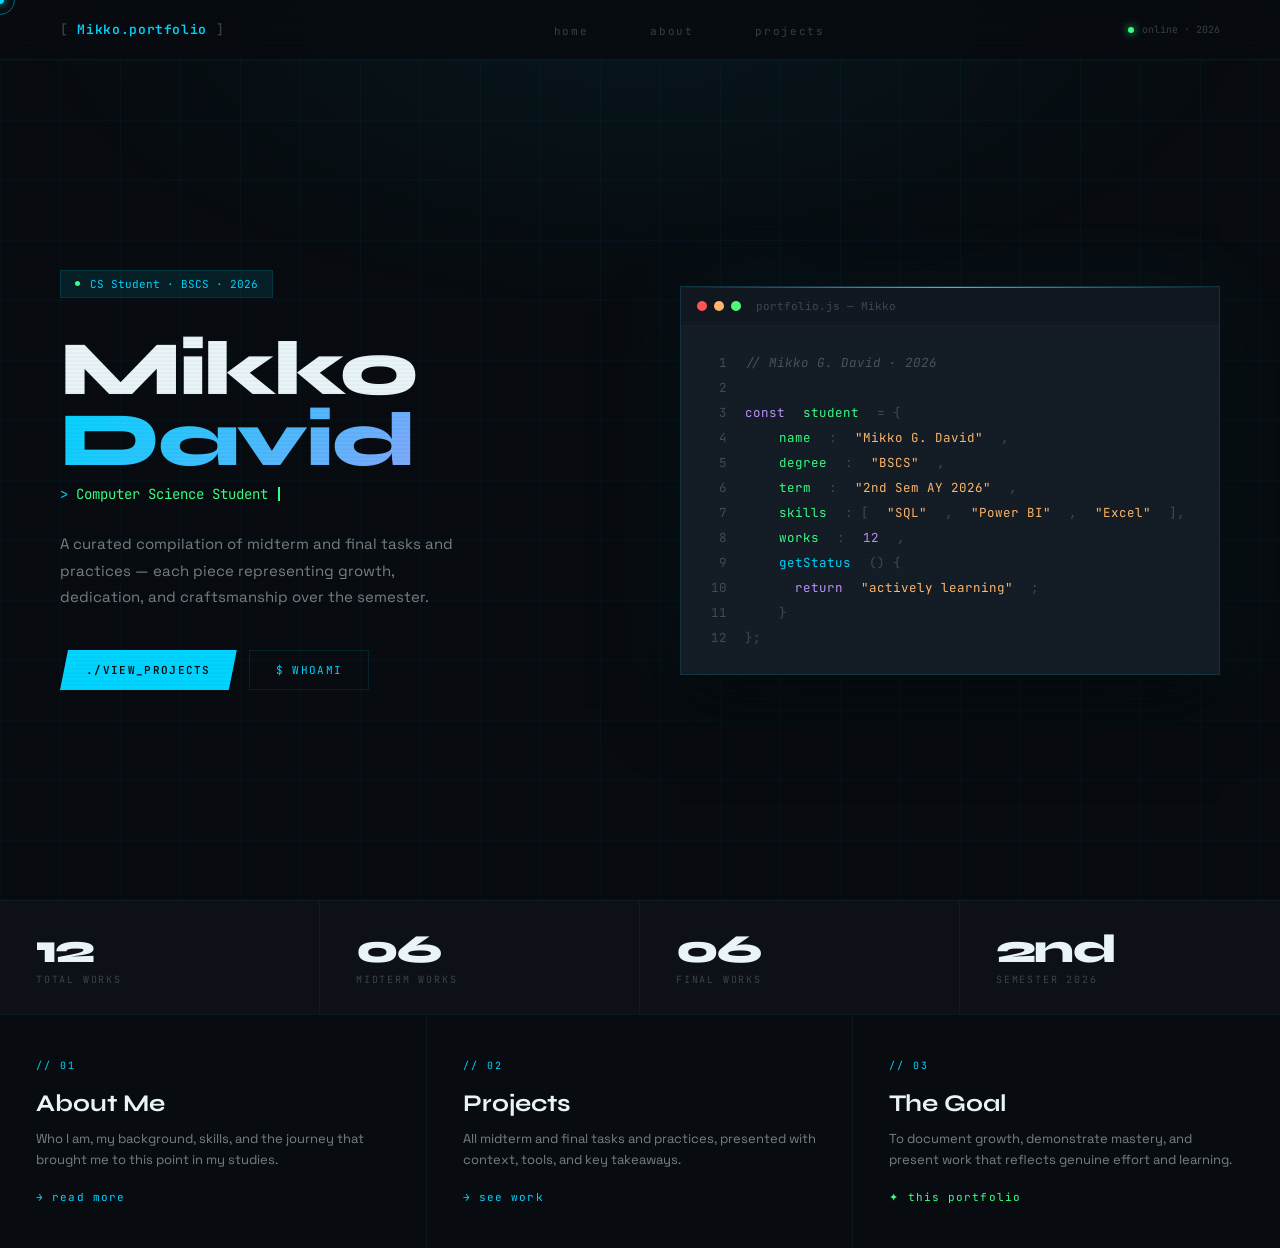
<file: index.html>
<!DOCTYPE html>
<html lang="en">
<head>
<meta charset="UTF-8">
<meta name="viewport" content="width=device-width, initial-scale=1.0">
<title>Mikko G. David · Portfolio</title>
<link href="https://fonts.googleapis.com/css2?family=JetBrains+Mono:ital,wght@0,300;0,400;0,600;0,700;1,300;1,400&family=Space+Grotesk:wght@300;400;500;600;700&family=Syne:wght@400;500;600;700;800&display=swap" rel="stylesheet">
<style>
:root {
  --bg:        #080C10;
  --bg2:       #0D1117;
  --bg3:       #111820;
  --surface:   #141C26;
  --border:    rgba(0,212,255,0.12);
  --border2:   rgba(0,212,255,0.06);
  --cyan:      #00D4FF;
  --cyan-dim:  rgba(0,212,255,0.1);
  --green:     #39FF85;
  --purple:    #BD93F9;
  --orange:    #FFB86C;
  --white:     #E8F4F8;
  --muted:     rgba(232,244,248,0.5);
  --muted2:    rgba(232,244,248,0.22);
  --mono: 'JetBrains Mono', monospace;
  --sans: 'Space Grotesk', sans-serif;
  --display: 'Syne', sans-serif;
}
*{margin:0;padding:0;box-sizing:border-box;}
html{scroll-behavior:smooth;}
body{font-family:var(--sans);background:var(--bg);color:var(--white);overflow-x:hidden;cursor:none;}

/* CURSOR */
.cursor{width:8px;height:8px;background:var(--cyan);border-radius:50%;position:fixed;top:0;left:0;pointer-events:none;z-index:9999;transform:translate(-50%,-50%);mix-blend-mode:screen;box-shadow:0 0 10px var(--cyan);transition:transform .08s;}
.cursor-ring{width:30px;height:30px;border:1px solid rgba(0,212,255,0.45);border-radius:50%;position:fixed;top:0;left:0;pointer-events:none;z-index:9998;transform:translate(-50%,-50%);transition:all .15s ease;}

/* SCANLINES */
body::before{content:'';position:fixed;inset:0;z-index:1000;pointer-events:none;background:repeating-linear-gradient(0deg,transparent,transparent 2px,rgba(0,0,0,0.025) 2px,rgba(0,0,0,0.025) 4px);}

/* GRID BG */
.grid-bg{position:fixed;inset:0;z-index:0;pointer-events:none;}
.grid-bg::before{content:'';position:absolute;inset:0;background-image:linear-gradient(rgba(0,212,255,0.035) 1px,transparent 1px),linear-gradient(90deg,rgba(0,212,255,0.035) 1px,transparent 1px);background-size:60px 60px;}
.grid-bg::after{content:'';position:absolute;inset:0;background:radial-gradient(ellipse 70% 50% at 50% 0%,rgba(0,212,255,0.055) 0%,transparent 70%);}

/* NAV */
nav{position:fixed;top:0;left:0;right:0;z-index:200;padding:0 60px;display:flex;justify-content:space-between;align-items:center;height:60px;border-bottom:1px solid var(--border2);background:rgba(8,12,16,0.88);backdrop-filter:blur(20px);}
.nav-logo{font-family:var(--mono);font-size:13px;font-weight:600;color:var(--cyan);text-decoration:none;cursor:pointer;letter-spacing:.05em;}
.nav-logo .br{color:var(--muted2);}
.nav-links{display:flex;list-style:none;}
.nav-links li a{font-family:var(--mono);font-size:11px;letter-spacing:.15em;color:var(--muted2);text-decoration:none;padding:8px 18px;transition:color .2s;cursor:pointer;position:relative;}
.nav-links li a::before{content:'// ';color:var(--cyan);opacity:0;transition:opacity .2s;}
.nav-links li a:hover,.nav-links li a.active{color:var(--white);}
.nav-links li a:hover::before,.nav-links li a.active::before{opacity:1;}
.nav-status{display:flex;align-items:center;gap:8px;font-family:var(--mono);font-size:10px;color:var(--muted2);}
.status-dot{width:6px;height:6px;border-radius:50%;background:var(--green);box-shadow:0 0 8px var(--green);animation:pulse 2s infinite;}
@keyframes pulse{0%,100%{opacity:1;}50%{opacity:.35;}}

/* PAGES */
.page{display:none;min-height:100vh;position:relative;z-index:1;}
.page.active{display:block;}

/* ══════ LANDING ══════ */
#page-landing{padding-top:60px;}
.land-main{min-height:calc(100vh - 60px);display:grid;grid-template-columns:1fr 1fr;align-items:center;padding:80px 60px;gap:80px;position:relative;}

.land-tag{display:inline-flex;align-items:center;gap:10px;font-family:var(--mono);font-size:11px;color:var(--cyan);border:1px solid var(--border);padding:6px 14px;margin-bottom:36px;background:var(--cyan-dim);}
.tag-dot{width:5px;height:5px;border-radius:50%;background:var(--green);animation:pulse 2s infinite;}
.land-title{font-family:var(--display);font-size:clamp(44px,6vw,80px);font-weight:800;line-height:.92;letter-spacing:-.03em;color:var(--white);margin-bottom:10px;}
.land-title .grd{display:block;background:linear-gradient(135deg,var(--cyan) 0%,var(--purple) 100%);-webkit-background-clip:text;-webkit-text-fill-color:transparent;background-clip:text;}
.land-role{font-family:var(--mono);font-size:14px;color:var(--green);margin-bottom:28px;display:flex;align-items:center;gap:8px;}
.land-role::before{content:'> ';color:var(--cyan);}
.blink{display:inline-block;width:2px;height:14px;background:var(--green);margin-left:2px;vertical-align:middle;animation:blink 1s step-end infinite;}
@keyframes blink{0%,100%{opacity:1;}50%{opacity:0;}}
.land-desc{font-size:15px;color:var(--muted);line-height:1.75;max-width:420px;margin-bottom:40px;}
.land-btns{display:flex;gap:12px;flex-wrap:wrap;}
.btn-p{display:inline-flex;align-items:center;gap:8px;font-family:var(--mono);font-size:11px;font-weight:600;letter-spacing:.12em;text-transform:uppercase;padding:13px 26px;background:var(--cyan);color:var(--bg);border:none;cursor:pointer;transition:all .25s;clip-path:polygon(8px 0%,100% 0%,calc(100% - 8px) 100%,0% 100%);}
.btn-p:hover{background:var(--white);transform:translateY(-2px);}
.btn-s{display:inline-flex;align-items:center;gap:8px;font-family:var(--mono);font-size:11px;letter-spacing:.12em;text-transform:uppercase;padding:12px 26px;background:transparent;color:var(--cyan);border:1px solid var(--border);cursor:pointer;transition:all .25s;}
.btn-s:hover{border-color:var(--cyan);background:var(--cyan-dim);}

/* CODE WINDOW */
.land-right{position:relative;z-index:2;}
.cw{background:var(--surface);border:1px solid var(--border);box-shadow:0 0 80px rgba(0,212,255,0.05),0 32px 64px rgba(0,0,0,0.5);position:relative;overflow:hidden;}
.cw::before{content:'';position:absolute;top:0;left:0;right:0;height:1px;background:linear-gradient(90deg,transparent,var(--cyan),transparent);animation:glow 3s ease-in-out infinite;}
@keyframes glow{0%,100%{opacity:0;}50%{opacity:1;}}
.cw-tb{background:var(--bg3);padding:12px 16px;display:flex;align-items:center;gap:7px;border-bottom:1px solid var(--border2);}
.cw-d{width:10px;height:10px;border-radius:50%;}
.cw-d.r{background:#FF5555;}.cw-d.y{background:#FFB86C;}.cw-d.g{background:#50FA7B;}
.cw-fname{font-family:var(--mono);font-size:11px;color:var(--muted2);margin-left:8px;}
.cw-body{padding:24px;font-family:var(--mono);font-size:12.5px;line-height:2;}
.ln{display:flex;gap:18px;}
.lnum{color:var(--muted2);width:22px;text-align:right;flex-shrink:0;user-select:none;}
.kw{color:var(--purple);}.fn{color:var(--cyan);}.str{color:var(--orange);}.cm{color:rgba(232,244,248,0.25);font-style:italic;}.prop{color:var(--green);}.punc{color:var(--muted2);}

/* STATS */
.land-stats{border-top:1px solid var(--border2);display:grid;grid-template-columns:repeat(4,1fr);background:var(--bg2);}
.stat{padding:28px 36px;border-right:1px solid var(--border2);position:relative;overflow:hidden;}
.stat:last-child{border-right:none;}
.stat::before{content:'';position:absolute;top:0;left:0;right:0;height:2px;background:var(--cyan);transform:scaleX(0);transform-origin:left;transition:transform .4s;}
.stat:hover::before{transform:scaleX(1);}
.stat-n{font-family:var(--display);font-size:40px;font-weight:800;color:var(--white);line-height:1;margin-bottom:4px;letter-spacing:-.04em;}
.stat-l{font-family:var(--mono);font-size:10px;color:var(--muted2);letter-spacing:.18em;text-transform:uppercase;}

/* PANELS */
.land-panels{display:grid;grid-template-columns:repeat(3,1fr);border-top:1px solid var(--border2);}
.panel{padding:44px 36px;border-right:1px solid var(--border2);cursor:pointer;position:relative;overflow:hidden;background:var(--bg);transition:background .3s;}
.panel:last-child{border-right:none;}
.panel:hover{background:var(--surface);}
.panel::after{content:'';position:absolute;bottom:0;left:0;right:0;height:1px;background:linear-gradient(90deg,transparent,var(--cyan),transparent);opacity:0;transition:opacity .3s;}
.panel:hover::after{opacity:1;}
.panel-idx{font-family:var(--mono);font-size:10px;color:var(--cyan);letter-spacing:.2em;margin-bottom:18px;}
.panel-ttl{font-family:var(--display);font-size:24px;font-weight:700;color:var(--white);line-height:1.15;margin-bottom:10px;}
.panel-dsc{font-size:13px;color:var(--muted);line-height:1.65;}
.panel-arr{font-family:var(--mono);font-size:11px;color:var(--cyan);margin-top:20px;display:flex;align-items:center;gap:6px;letter-spacing:.1em;transition:gap .2s;}
.panel:hover .panel-arr{gap:12px;}

/* ══════ ABOUT ══════ */
#page-about{padding-top:60px;}
.ab-hero{padding:72px 60px;display:grid;grid-template-columns:1fr 1fr;gap:72px;align-items:start;border-bottom:1px solid var(--border2);background:var(--bg2);}
.ab-eyebrow{font-family:var(--mono);font-size:11px;color:var(--cyan);letter-spacing:.25em;text-transform:uppercase;margin-bottom:18px;display:flex;align-items:center;gap:12px;}
.ab-eyebrow::before{content:'';width:24px;height:1px;background:var(--cyan);}
.ab-name{font-family:var(--display);font-size:clamp(34px,4.5vw,56px);font-weight:800;line-height:.95;letter-spacing:-.03em;color:var(--white);margin-bottom:8px;}
.ab-name span{display:block;background:linear-gradient(135deg,var(--cyan),var(--purple));-webkit-background-clip:text;-webkit-text-fill-color:transparent;background-clip:text;}
.ab-role{font-family:var(--mono);font-size:13px;color:var(--green);margin-bottom:28px;}
.ab-p{font-size:15px;color:var(--muted);line-height:1.78;margin-bottom:14px;}
.ab-terminal{background:var(--surface);border:1px solid var(--border);}
.ab-tb{background:var(--bg3);padding:12px 16px;display:flex;align-items:center;gap:7px;border-bottom:1px solid var(--border2);}
.ab-tname{font-family:var(--mono);font-size:11px;color:var(--muted2);margin-left:8px;}
.ab-tbody{padding:24px;font-family:var(--mono);font-size:13px;line-height:2.1;}
.t-prompt{color:var(--green);}.t-cmd{color:var(--cyan);}.t-out{display:block;color:var(--muted);}.t-k{color:var(--purple);}.t-v{color:var(--orange);}
.ab-photo-wrap{position:relative;border:1px solid var(--border);overflow:hidden;margin-bottom:20px;}
.ab-photo-wrap img{width:100%;display:block;filter:saturate(.75) brightness(.85);}
.ab-photo-ov{position:absolute;inset:0;background:linear-gradient(180deg,transparent 55%,rgba(8,12,16,.85));pointer-events:none;}

.ab-skills{padding:56px 60px;border-bottom:1px solid var(--border2);}
.sec-hdr{display:flex;align-items:center;gap:20px;margin-bottom:40px;}
.sec-hdr h2{font-family:var(--display);font-size:30px;font-weight:700;color:var(--white);}
.sec-hdr::after{content:'';flex:1;height:1px;background:var(--border);}
.sec-tag{font-family:var(--mono);font-size:10px;color:var(--cyan);letter-spacing:.2em;text-transform:uppercase;}
.skills-grid{display:grid;grid-template-columns:1fr 1fr;gap:14px;}
.sk-card{background:var(--surface);border:1px solid var(--border2);padding:18px 22px;position:relative;overflow:hidden;transition:border-color .25s;}
.sk-card:hover{border-color:var(--border);}
.sk-card::before{content:'';position:absolute;top:0;left:0;bottom:0;width:2px;background:linear-gradient(180deg,var(--cyan),var(--purple));}
.sk-name{font-family:var(--mono);font-size:12px;color:var(--white);margin-bottom:10px;font-weight:600;}
.sk-bar{height:2px;background:rgba(255,255,255,0.06);position:relative;}
.sk-fill{position:absolute;top:0;left:0;height:100%;background:linear-gradient(90deg,var(--cyan),var(--purple));}
.sk-pct{font-family:var(--mono);font-size:10px;color:var(--cyan);margin-top:7px;}

/* ══════ PROJECTS ══════ */
#page-projects{padding-top:60px;}
.pr-hero{padding:72px 60px 52px;background:var(--bg2);border-bottom:1px solid var(--border2);position:relative;overflow:hidden;}
.pr-hero-bgtxt{position:absolute;right:-20px;bottom:-20px;font-family:var(--display);font-weight:800;font-size:clamp(100px,14vw,180px);color:rgba(0,212,255,0.025);line-height:1;user-select:none;letter-spacing:-.04em;}
.pr-hero-inner{display:flex;justify-content:space-between;align-items:flex-end;position:relative;z-index:2;}
.pr-ey{font-family:var(--mono);font-size:11px;color:var(--cyan);letter-spacing:.25em;text-transform:uppercase;margin-bottom:18px;display:flex;align-items:center;gap:10px;}
.pr-ey::before{content:'//';color:var(--muted2);}
.pr-h1{font-family:var(--display);font-size:clamp(44px,7vw,84px);font-weight:800;line-height:.9;letter-spacing:-.03em;color:var(--white);}
.pr-h1 em{font-style:normal;background:linear-gradient(135deg,var(--cyan),var(--purple));-webkit-background-clip:text;-webkit-text-fill-color:transparent;background-clip:text;display:block;}
.pr-cw{text-align:right;}
.pr-total{font-family:var(--display);font-size:80px;font-weight:800;color:rgba(0,212,255,0.08);line-height:1;letter-spacing:-.06em;}
.pr-tlbl{font-family:var(--mono);font-size:10px;color:var(--muted2);letter-spacing:.2em;text-transform:uppercase;}

/* Filter */
.pr-filter{background:var(--bg);padding:0 60px;display:flex;overflow-x:auto;border-bottom:1px solid var(--border2);}
.f-btn{font-family:var(--mono);font-size:11px;letter-spacing:.14em;text-transform:uppercase;color:var(--muted2);padding:17px 18px;border:none;background:none;cursor:pointer;border-bottom:1px solid transparent;margin-bottom:-1px;transition:all .2s;white-space:nowrap;}
.f-btn:hover{color:var(--white);}
.f-btn.active{color:var(--cyan);border-bottom-color:var(--cyan);}
.f-btn.fg.active{color:var(--green);border-bottom-color:var(--green);}

/* Grid */
.pr-body{padding:44px 60px 72px;}
.pr-grid{display:grid;grid-template-columns:repeat(3,1fr);gap:18px;}

.sec-div{grid-column:1/-1;display:flex;align-items:center;gap:14px;margin:16px 0 6px;}
.sec-div .dl{font-family:var(--mono);font-size:10px;letter-spacing:.25em;text-transform:uppercase;white-space:nowrap;}
.sec-div .dl.m{color:var(--cyan);}.sec-div .dl.f{color:var(--green);}
.sec-div::after{content:'';flex:1;height:1px;}
.sec-div.md::after{background:rgba(0,212,255,0.14);}.sec-div.fd::after{background:rgba(57,255,133,0.14);}

/* Card */
.pr-card{background:var(--surface);border:1px solid var(--border2);cursor:pointer;overflow:hidden;transition:all .3s cubic-bezier(.25,.46,.45,.94);position:relative;}
.pr-card::before{content:'';position:absolute;top:0;left:0;right:0;height:1px;background:linear-gradient(90deg,transparent,var(--cyan),transparent);opacity:0;transition:opacity .3s;z-index:2;}
.pr-card:hover{border-color:var(--border);transform:translateY(-4px);box-shadow:0 20px 60px rgba(0,0,0,0.4),0 0 40px rgba(0,212,255,0.04);}
.pr-card:hover::before{opacity:1;}
.pr-card.fc::before{background:linear-gradient(90deg,transparent,var(--green),transparent);}
.pr-card-img{position:relative;height:196px;overflow:hidden;}
.pr-card-img img{width:100%;height:100%;object-fit:cover;display:block;filter:saturate(.65) brightness(.75);transition:all .5s;}
.pr-card:hover .pr-card-img img{filter:saturate(1) brightness(.9);transform:scale(1.04);}
.pr-card-ph{width:100%;height:100%;display:flex;flex-direction:column;align-items:center;justify-content:center;gap:10px;font-family:var(--mono);}
.ph-i{font-size:26px;opacity:.3;}.ph-t{font-size:9px;letter-spacing:.15em;color:var(--muted2);text-transform:uppercase;}
.pr-badge{position:absolute;top:11px;right:11px;z-index:3;font-family:var(--mono);font-size:9px;letter-spacing:.12em;text-transform:uppercase;padding:4px 9px;}
.bmt{background:rgba(0,212,255,0.12);color:var(--cyan);border:1px solid rgba(0,212,255,0.28);}
.bmp{background:rgba(189,147,249,0.12);color:var(--purple);border:1px solid rgba(189,147,249,0.28);}
.bft{background:rgba(57,255,133,0.1);color:var(--green);border:1px solid rgba(57,255,133,0.28);}
.bfp{background:rgba(57,255,133,0.07);color:var(--green);border:1px solid rgba(57,255,133,0.2);}
.pr-card-body{padding:20px 22px;}
.pr-card-num{font-family:var(--mono);font-size:10px;letter-spacing:.18em;text-transform:uppercase;margin-bottom:7px;}
.pr-card-num.m{color:var(--cyan);}.pr-card-num.f{color:var(--green);}
.pr-card-ttl{font-family:var(--display);font-size:16px;font-weight:700;color:var(--white);line-height:1.25;margin-bottom:7px;}
.pr-card-dsc{font-size:12px;color:var(--muted);line-height:1.6;margin-bottom:14px;display:-webkit-box;-webkit-line-clamp:2;-webkit-box-orient:vertical;overflow:hidden;}
.pr-card-foot{display:flex;justify-content:space-between;align-items:center;padding-top:12px;border-top:1px solid var(--border2);}
.pr-link{font-family:var(--mono);font-size:10px;letter-spacing:.1em;text-decoration:none;display:inline-flex;align-items:center;gap:5px;transition:color .2s;}
.pr-link.m{color:var(--cyan);}.pr-link.m:hover{color:var(--white);}
.pr-link.f{color:var(--green);}.pr-link.f:hover{color:var(--white);}
.pr-link svg{width:11px;height:11px;flex-shrink:0;}
.pr-arr{font-family:var(--mono);font-size:13px;transition:transform .2s;}
.pr-arr.m{color:var(--cyan);}.pr-arr.f{color:var(--green);}
.pr-card:hover .pr-arr{transform:translateX(4px);}

/* Modal */
.modal-overlay{display:none;position:fixed;inset:0;z-index:500;background:rgba(8,12,16,0.92);backdrop-filter:blur(8px);align-items:center;justify-content:center;padding:40px;}
.modal-overlay.open{display:flex;}
.modal{background:var(--surface);border:1px solid var(--border);max-width:700px;width:100%;max-height:90vh;overflow-y:auto;position:relative;box-shadow:0 0 100px rgba(0,212,255,0.08),0 40px 80px rgba(0,0,0,0.6);}
.modal::before{content:'';position:absolute;top:0;left:0;right:0;height:1px;background:linear-gradient(90deg,transparent,var(--cyan),transparent);}
.modal-img{width:100%;height:260px;object-fit:cover;display:block;filter:saturate(.65) brightness(.75);}
.modal-img-ph{width:100%;height:260px;display:flex;align-items:center;justify-content:center;font-size:44px;opacity:.2;}
.modal-body{padding:36px;}
.modal-type{font-family:var(--mono);font-size:10px;letter-spacing:.25em;text-transform:uppercase;margin-bottom:10px;}
.modal-type.m{color:var(--cyan);}.modal-type.f{color:var(--green);}
.modal-ttl{font-family:var(--display);font-size:clamp(20px,3vw,30px);font-weight:700;color:var(--white);line-height:1.15;margin-bottom:14px;}
.modal-dsc{font-size:15px;color:var(--muted);line-height:1.78;margin-bottom:24px;}
.modal-btn{display:inline-flex;align-items:center;gap:9px;font-family:var(--mono);font-size:11px;letter-spacing:.12em;text-transform:uppercase;padding:12px 26px;text-decoration:none;transition:all .25s;border:none;cursor:pointer;clip-path:polygon(6px 0%,100% 0%,calc(100% - 6px) 100%,0% 100%);}
.modal-btn.m{background:var(--cyan);color:var(--bg);}.modal-btn.m:hover{background:var(--white);}
.modal-btn.f{background:var(--green);color:var(--bg);}.modal-btn.f:hover{background:var(--white);}
.modal-btn svg{width:12px;height:12px;}
.modal-close{position:absolute;top:14px;right:14px;background:var(--bg3);color:var(--muted);border:1px solid var(--border2);width:30px;height:30px;font-size:15px;cursor:pointer;display:flex;align-items:center;justify-content:center;transition:all .2s;}
.modal-close:hover{border-color:var(--cyan);color:var(--white);}

/* FOOTER */
.pr-footer{background:var(--bg2);padding:44px 60px;display:flex;justify-content:space-between;align-items:center;flex-wrap:wrap;gap:20px;border-top:1px solid var(--border2);}
.pf-name{font-family:var(--display);font-size:26px;font-weight:700;color:var(--white);}
.pf-name span{color:var(--cyan);}
.pf-sub{font-family:var(--mono);font-size:10px;color:var(--muted2);letter-spacing:.2em;margin-top:4px;}
.pf-links{display:flex;gap:16px;flex-wrap:wrap;}
.pf-links a{font-family:var(--mono);font-size:10px;letter-spacing:.14em;text-transform:uppercase;color:var(--muted2);text-decoration:none;transition:color .2s;}
.pf-links a:hover{color:var(--cyan);}

/* RESPONSIVE */
@media(max-width:960px){
  nav{padding:0 24px;}
  .nav-status{display:none;}
  .land-main{grid-template-columns:1fr;padding:56px 24px;gap:40px;}
  .land-right{display:none;}
  .land-stats{grid-template-columns:1fr 1fr;}
  .land-panels{grid-template-columns:1fr;}
  .panel{border-right:none;border-bottom:1px solid var(--border2);}
  .ab-hero{grid-template-columns:1fr;padding:48px 24px;gap:36px;}
  .ab-skills{padding:44px 24px;}
  .skills-grid{grid-template-columns:1fr;}
  .pr-hero{padding:56px 24px 40px;}
  .pr-filter{padding:0 24px;}
  .pr-body{padding:30px 24px 56px;}
  .pr-grid{grid-template-columns:1fr;}
  .pr-footer{padding:36px 24px;}
}
</style>
</head>
<body>

<div class="cursor" id="cursor"></div>
<div class="cursor-ring" id="cursor-ring"></div>
<div class="grid-bg"></div>

<!-- NAV -->
<nav id="navbar">
  <a class="nav-logo" onclick="goTo('landing')"><span class="br">[</span> Mikko.portfolio <span class="br">]</span></a>
  <ul class="nav-links">
    <li><a onclick="goTo('landing')" id="nl">home</a></li>
    <li><a onclick="goTo('about')"   id="na">about</a></li>
    <li><a onclick="goTo('projects')" id="np">projects</a></li>
  </ul>
  <div class="nav-status"><div class="status-dot"></div><span>online · 2026</span></div>
</nav>

<!-- ═══════ LANDING ═══════ -->
<div id="page-landing" class="page active">
  <div class="land-main">
    <div>
      <div class="land-tag"><div class="tag-dot"></div> CS Student · BSCS · 2026</div>
      <h1 class="land-title">Mikko<span class="grd">David</span></h1>
      <p class="land-role">Computer Science Student<span class="blink"></span></p>
      <p class="land-desc">A curated compilation of midterm and final tasks and practices — each piece representing growth, dedication, and craftsmanship over the semester.</p>
      <div class="land-btns">
        <button class="btn-p" onclick="goTo('projects')">./view_projects</button>
        <button class="btn-s" onclick="goTo('about')">$ whoami</button>
      </div>
    </div>
    <div class="land-right">
      <div class="cw">
        <div class="cw-tb"><div class="cw-d r"></div><div class="cw-d y"></div><div class="cw-d g"></div><span class="cw-fname">portfolio.js — Mikko</span></div>
        <div class="cw-body">
          <div class="ln"><span class="lnum">1</span><span class="cm">// Mikko G. David · 2026</span></div>
          <div class="ln"><span class="lnum">2</span></div>
          <div class="ln"><span class="lnum">3</span><span class="kw">const </span><span class="prop">student</span><span class="punc"> = {</span></div>
          <div class="ln"><span class="lnum">4</span>&nbsp;&nbsp;<span class="prop">name</span><span class="punc">: </span><span class="str">"Mikko G. David"</span><span class="punc">,</span></div>
          <div class="ln"><span class="lnum">5</span>&nbsp;&nbsp;<span class="prop">degree</span><span class="punc">: </span><span class="str">"BSCS"</span><span class="punc">,</span></div>
          <div class="ln"><span class="lnum">6</span>&nbsp;&nbsp;<span class="prop">term</span><span class="punc">: </span><span class="str">"2nd Sem AY 2026"</span><span class="punc">,</span></div>
          <div class="ln"><span class="lnum">7</span>&nbsp;&nbsp;<span class="prop">skills</span><span class="punc">: [</span><span class="str">"SQL"</span><span class="punc">, </span><span class="str">"Power BI"</span><span class="punc">, </span><span class="str">"Excel"</span><span class="punc">],</span></div>
          <div class="ln"><span class="lnum">8</span>&nbsp;&nbsp;<span class="prop">works</span><span class="punc">: </span><span class="kw">12</span><span class="punc">,</span></div>
          <div class="ln"><span class="lnum">9</span>&nbsp;&nbsp;<span class="fn">getStatus</span><span class="punc">() {</span></div>
          <div class="ln"><span class="lnum">10</span>&nbsp;&nbsp;&nbsp;&nbsp;<span class="kw">return </span><span class="str">"actively learning"</span><span class="punc">;</span></div>
          <div class="ln"><span class="lnum">11</span>&nbsp;&nbsp;<span class="punc">}</span></div>
          <div class="ln"><span class="lnum">12</span><span class="punc">};</span></div>
        </div>
      </div>
    </div>
  </div>

  <div class="land-stats">
    <div class="stat"><div class="stat-n">12</div><div class="stat-l">Total Works</div></div>
    <div class="stat"><div class="stat-n">06</div><div class="stat-l">Midterm Works</div></div>
    <div class="stat"><div class="stat-n">06</div><div class="stat-l">Final Works</div></div>
    <div class="stat"><div class="stat-n">2nd</div><div class="stat-l">Semester 2026</div></div>
  </div>

  <div class="land-panels">
    <div class="panel" onclick="goTo('about')">
      <div class="panel-idx">// 01</div>
      <div class="panel-ttl">About Me</div>
      <div class="panel-dsc">Who I am, my background, skills, and the journey that brought me to this point in my studies.</div>
      <div class="panel-arr">→ read more</div>
    </div>
    <div class="panel" onclick="goTo('projects')">
      <div class="panel-idx">// 02</div>
      <div class="panel-ttl">Projects</div>
      <div class="panel-dsc">All midterm and final tasks and practices, presented with context, tools, and key takeaways.</div>
      <div class="panel-arr">→ see work</div>
    </div>
    <div class="panel">
      <div class="panel-idx">// 03</div>
      <div class="panel-ttl">The Goal</div>
      <div class="panel-dsc">To document growth, demonstrate mastery, and present work that reflects genuine effort and learning.</div>
      <div class="panel-arr" style="color:var(--green);">✦ this portfolio</div>
    </div>
  </div>
</div>

<!-- ═══════ ABOUT ═══════ -->
<div id="page-about" class="page">
  <div class="ab-hero">
    <div>
      <div class="ab-eyebrow">whoami</div>
      <h1 class="ab-name">Mikko<span>David</span></h1>
      <p class="ab-role">&gt; BSCS Student · CCA · 2026</p>
      <p class="ab-p">I am a dedicated Computer Science student with a strong passion for learning, problem-solving, and building creative, interactive projects. I enjoy exploring new technologies and continuously improving my skills.</p>
      <p class="ab-p">My goal is to become a skilled developer and build meaningful projects in the future. I am motivated to keep learning and grow in the tech field beyond this semester.</p>
      <div style="margin-top:28px;">
        <button class="btn-p" onclick="goTo('projects')">./view_projects</button>
      </div>
    </div>
    <div>
      <div class="ab-photo-wrap">
        <img src="okkim.jfif" alt="Mikko G. David" onerror="this.style.display='none'">
        <div class="ab-photo-ov"></div>
      </div>
      <div class="ab-terminal">
        <div class="ab-tb"><div class="cw-d r"></div><div class="cw-d y"></div><div class="cw-d g"></div><span class="ab-tname">student_profile.sh</span></div>
        <div class="ab-tbody">
          <span><span class="t-prompt">mikko@cs</span><span style="color:var(--muted2)">:~$ </span><span class="t-cmd">cat profile.json</span></span><br>
          <span class="t-out"><span class="t-k">"name"</span>: <span class="t-v">"Mikko G. David"</span></span>
          <span class="t-out"><span class="t-k">"degree"</span>: <span class="t-v">"BSCS"</span></span>
          <span class="t-out"><span class="t-k">"school"</span>: <span class="t-v">"CCA"</span></span>
          <span class="t-out"><span class="t-k">"tools"</span>: <span class="t-v">["SQL", "Power BI", "Excel"]</span></span>
          <span class="t-out"><span class="t-k">"status"</span>: <span class="t-v">"learning"</span> <span class="blink"></span></span>
        </div>
      </div>
    </div>
  </div>
  <div class="ab-skills">
    <div class="sec-hdr"><span class="sec-tag">// skills</span><h2>Skills &amp; Tools</h2></div>
    <div class="skills-grid">
      <div class="sk-card"><div class="sk-name">Communication &amp; Technical Writing</div><div class="sk-bar"><div class="sk-fill" style="width:90%"></div></div><div class="sk-pct">90%</div></div>
      <div class="sk-card"><div class="sk-name">Adaptability &amp; Resilience</div><div class="sk-bar"><div class="sk-fill" style="width:80%"></div></div><div class="sk-pct">80%</div></div>
      <div class="sk-card"><div class="sk-name">Analytical Thinking</div><div class="sk-bar"><div class="sk-fill" style="width:75%"></div></div><div class="sk-pct">75%</div></div>
      <div class="sk-card"><div class="sk-name">SQL &amp; Data Analysis</div><div class="sk-bar"><div class="sk-fill" style="width:70%"></div></div><div class="sk-pct">70%</div></div>
    </div>
  </div>
</div>

<!-- ═══════ PROJECTS ═══════ -->
<div id="page-projects" class="page">
  <div class="pr-hero">
    <div class="pr-hero-bgtxt">PROJECTS</div>
    <div class="pr-hero-inner">
      <div>
        <div class="pr-ey">portfolio.works</div>
        <h1 class="pr-h1">Midterm &amp;<br><em>Final Works</em></h1>
      </div>
      <div class="pr-cw">
        <div class="pr-total" id="pr-count">12</div>
        <div class="pr-tlbl">total works</div>
      </div>
    </div>
  </div>

  <div class="pr-filter">
    <button class="f-btn active" onclick="filterCards('all',this)">all_works</button>
    <button class="f-btn" onclick="filterCards('task',this)">midterm_tasks</button>
    <button class="f-btn" onclick="filterCards('practice',this)">midterm_practices</button>
    <button class="f-btn fg" onclick="filterCards('final-task',this)">final_tasks</button>
    <button class="f-btn fg" onclick="filterCards('final-practice',this)">final_practices</button>
  </div>

  <div class="pr-body"><div class="pr-grid" id="pr-grid"></div></div>

  <div class="pr-footer">
    <div>
      <div class="pf-name">Mikko <span>David</span></div>
      <div class="pf-sub">BSCS · CCA · 2026</div>
    </div>
    <div class="pf-links">
      <a href="#">email</a><a href="#">linkedin</a><a href="#">github</a>
    </div>
  </div>
</div>

<!-- MODAL -->
<div class="modal-overlay" id="modal" onclick="closeModal(event)">
  <div class="modal" id="modal-box">
    <button class="modal-close" onclick="closeModal()">✕</button>
    <div id="modal-img-wrap"></div>
    <div class="modal-body">
      <p class="modal-type" id="modal-type"></p>
      <h2 class="modal-ttl" id="modal-title"></h2>
      <p class="modal-dsc" id="modal-desc"></p>
      <div id="modal-link-wrap"></div>
    </div>
  </div>
</div>

<script>
// Cursor
const cur=document.getElementById('cursor'),ring=document.getElementById('cursor-ring');
document.addEventListener('mousemove',e=>{
  cur.style.left=e.clientX+'px';cur.style.top=e.clientY+'px';
  setTimeout(()=>{ring.style.left=e.clientX+'px';ring.style.top=e.clientY+'px';},60);
});
document.querySelectorAll('a,button,.pr-card,.panel').forEach(el=>{
  el.addEventListener('mouseenter',()=>ring.style.transform='translate(-50%,-50%) scale(1.8)');
  el.addEventListener('mouseleave',()=>ring.style.transform='translate(-50%,-50%) scale(1)');
});

const projects=[
  {num:'MT-01',type:'task',           title:'Midterms Task 1',                                      desc:'Data cleaning and preparation using Excel.',                                                                                     img:'Midterm task/midterm task 1 ss.jpg',        link:'Midterm task/midterm task 1.xlsx'},
  {num:'MT-02',type:'task',           title:'Midterms Task 2',                                      desc:'Data analysis using pivot table.',                                                                                               img:'Midterm task/midterm task 2 ss.jpg',        link:'Midterm task/midterm task 2.xlsx'},
  {num:'MT-03',type:'task',           title:'Midterms Task 3',                                      desc:'Data preparation, cleaning, and modeling with Power Query.',                                                                     img:'Midterm task/midterm task 3 ss.webp',        link:'Midterm task/midterm task 3.xlsx'},
  {num:'MP-01',type:'practice',       title:'Practice Title 1',                                     desc:'Sales revenue dataset.',                                                                                                        img:'Midterm practice/midterm practice 1 ss.jpg', link:'Midterm practice/midterm practice 1.xlsx'},
  {num:'MP-02',type:'practice',       title:'Practice Title 2',                                     desc:'Sales Dashboard.',                                                                                                              img:'Midterm practice/midterm practice 2 ss.png', link:'Midterm practice/midterm practice 2.xlsx'},
  {num:'MP-03',type:'practice',       title:'Practice Title 3',                                     desc:'Practice task query.',                                                                                                          img:'Midterm practice/midterm practice 3 ss.png', link:'Midterm practice/midterm practice 3.xlsx'},
  {num:'FP-01',type:'final-practice', title:'Practices #1: Data Preparations using SQL',            desc:'Data preparation and cleaning techniques applied using SQL — structuring raw data into analysis-ready tables.',                   img:'Final Practice/final practice ss 1.jpg',link:'Final Practice/final task 1.pdf'},
  {num:'FT-01',type:'final-task',     title:'Final Task 1: Data Preparation and Analysis using SQL',desc:'End-to-end data preparation and analysis workflow using SQL — from raw ingestion to structured querying and insight extraction.',  img:'Final Task/final task 1 ss.jpg',link:'Final Task/final task 1.sql'},
  {num:'FT-01.1',type:'final-task',   title:'Final Task 1.1: Data Analytics and SQL',               desc:'Essay exploring the relationship between data analytics principles and SQL as a core analytical tool in modern data workflows.',    img:'Final Task/final task 1.1 ss.jpg',link:'Final Task/final task 1.1.pdf'},
  {num:'FT-02',type:'final-task',     title:'Final Task 2: Navigating Power BI',                    desc:'Introduction to Power BI — importing data, building relationships, and creating foundational visualizations and dashboards.',      img:'Final Task/final task 2 ss.png',link:'Final Task/final task 2.pbix'},
  {num:'FT-03',type:'final-task',     title:'Final Task 3: Time Intelligence Function in Power BI', desc:'Applying DAX time intelligence functions in Power BI to analyze trends, compare periods, and build dynamic time-based reports.',   img:'Final Task/final task 3 ss.png',link:'Final Task/final task 3.pbix'},
  {num:'FT-04',type:'final-task',     title:'Final Task 4: Designing Interactive Reports',          desc:'Designing polished, interactive Power BI reports with slicers, drill-throughs, bookmarks, and user-friendly navigation.',          img:'Final Task/final task 4 ss.png',link:'Final Task/final task 4.pbix'},
];

const icons=['🛢️','📊','⚡','📈','🗂️','📋','🔬','💾','🖥️','📐','🕐','🔗'];
const bgs=['#0a141e','#0d1117','#0a1a14','#14100a','#0a0d1a','#1a0a14'];
let af='all';

const fin=t=>t==='final-task'||t==='final-practice';
const bc=t=>({task:'bmt',practice:'bmp','final-task':'bft','final-practice':'bfp'}[t]);
const bl=t=>({task:'midterm task',practice:'midterm practice','final-task':'final task','final-practice':'final practice'}[t]);
const extSVG=()=>`<svg viewBox="0 0 24 24" fill="none" stroke="currentColor" stroke-width="2.5" stroke-linecap="round" stroke-linejoin="round"><path d="M18 13v6a2 2 0 0 1-2 2H5a2 2 0 0 1-2-2V8a2 2 0 0 1 2-2h6"/><polyline points="15 3 21 3 21 9"/><line x1="10" y1="14" x2="21" y2="3"/></svg>`;

function buildCard(p,gi){
  const f=fin(p.type),c=f?'f':'m',bg=bgs[gi%bgs.length],ic=icons[gi%icons.length];
  const imgH=p.img
    ?`<img src="${p.img}" alt="${p.title}" onerror="this.parentElement.innerHTML='<div class=\\'pr-card-ph\\'><div class=\\'ph-i\\'>${ic}</div><div class=\\'ph-t\\'>no_image_found</div></div>'">`
    :`<div class="pr-card-ph" style="background:${bg}"><div class="ph-i">${ic}</div><div class="ph-t">add_image</div></div>`;
  const lnkH=p.link
    ?`<a class="pr-link ${c}" href="${p.link}" target="_blank" rel="noopener" onclick="event.stopPropagation()">${extSVG()} open_file</a>`
    :`<span style="font-family:var(--mono);font-size:10px;color:var(--muted2);opacity:.5;">no_link_yet</span>`;
  return `<div class="pr-card${f?' fc':''}" onclick="openModal(${gi})">
    <div class="pr-card-img">${imgH}<span class="pr-badge ${bc(p.type)}">${bl(p.type)}</span></div>
    <div class="pr-card-body">
      <p class="pr-card-num ${c}">${p.num} · ${bl(p.type)}</p>
      <h3 class="pr-card-ttl">${p.title}</h3>
      <p class="pr-card-dsc">${p.desc}</p>
      <div class="pr-card-foot">${lnkH}<span class="pr-arr ${c}">→</span></div>
    </div>
  </div>`;
}

function renderGrid(){
  const grid=document.getElementById('pr-grid');
  const filtered=af==='all'?projects:projects.filter(p=>p.type===af);
  if(!filtered.length){grid.innerHTML=`<div style="grid-column:1/-1;text-align:center;padding:72px;font-family:var(--mono);font-size:13px;color:var(--muted2);">// no_items_found</div>`;return;}
  if(af==='all'){
    const mid=filtered.filter(p=>!fin(p.type)),fn=filtered.filter(p=>fin(p.type));
    let h='';
    if(mid.length) h+=`<div class="sec-div md"><span class="dl m">// midterm_works</span></div>`+mid.map(p=>buildCard(p,projects.indexOf(p))).join('');
    if(fn.length)  h+=`<div class="sec-div fd"><span class="dl f">// final_works</span></div>`+fn.map(p=>buildCard(p,projects.indexOf(p))).join('');
    grid.innerHTML=h;
  } else {
    grid.innerHTML=filtered.map(p=>buildCard(p,projects.indexOf(p))).join('');
  }
  document.getElementById('pr-count').textContent=String(projects.length).padStart(2,'0');
}

function filterCards(type,btn){
  document.querySelectorAll('.f-btn').forEach(b=>b.classList.remove('active'));
  btn.classList.add('active'); af=type; renderGrid();
}

function openModal(gi){
  const p=projects[gi],f=fin(p.type),c=f?'f':'m';
  const ic=icons[gi%icons.length],bg=bgs[gi%bgs.length];
  const te=document.getElementById('modal-type');
  te.textContent=bl(p.type).toUpperCase(); te.className='modal-type '+c;
  document.getElementById('modal-title').textContent=p.title;
  document.getElementById('modal-desc').textContent=p.desc||'No description provided.';
  document.getElementById('modal-img-wrap').innerHTML=p.img
    ?`<img class="modal-img" src="${p.img}" alt="${p.title}" onerror="this.parentElement.innerHTML='<div class=\\'modal-img-ph\\'>${ic}</div>'">`
    :`<div class="modal-img-ph" style="background:${bg}">${ic}</div>`;
  document.getElementById('modal-link-wrap').innerHTML=p.link
    ?`<a class="modal-btn ${c}" href="${p.link}" target="_blank" rel="noopener">${extSVG()} open_file</a>`
    :`<span style="font-family:var(--mono);font-size:11px;color:var(--muted2);">// no file linked — add path in projects array</span>`;
  document.getElementById('modal').classList.add('open');
  document.body.style.overflow='hidden';
}

function closeModal(e){
  if(e&&e.target!==document.getElementById('modal'))return;
  document.getElementById('modal').classList.remove('open');
  document.body.style.overflow='';
}

function goTo(id){
  document.querySelectorAll('.page').forEach(p=>p.classList.remove('active'));
  document.getElementById('page-'+id).classList.add('active');
  ['nl','na','np'].forEach(x=>document.getElementById(x).classList.remove('active'));
  const m={landing:'nl',about:'na',projects:'np'};
  if(m[id]) document.getElementById(m[id]).classList.add('active');
  window.scrollTo({top:0,behavior:'smooth'});
}

window.addEventListener('scroll',()=>{
  document.getElementById('navbar').classList.toggle('scrolled',window.scrollY>40);
});

renderGrid();
</script>
</body>
</html>
</file>
